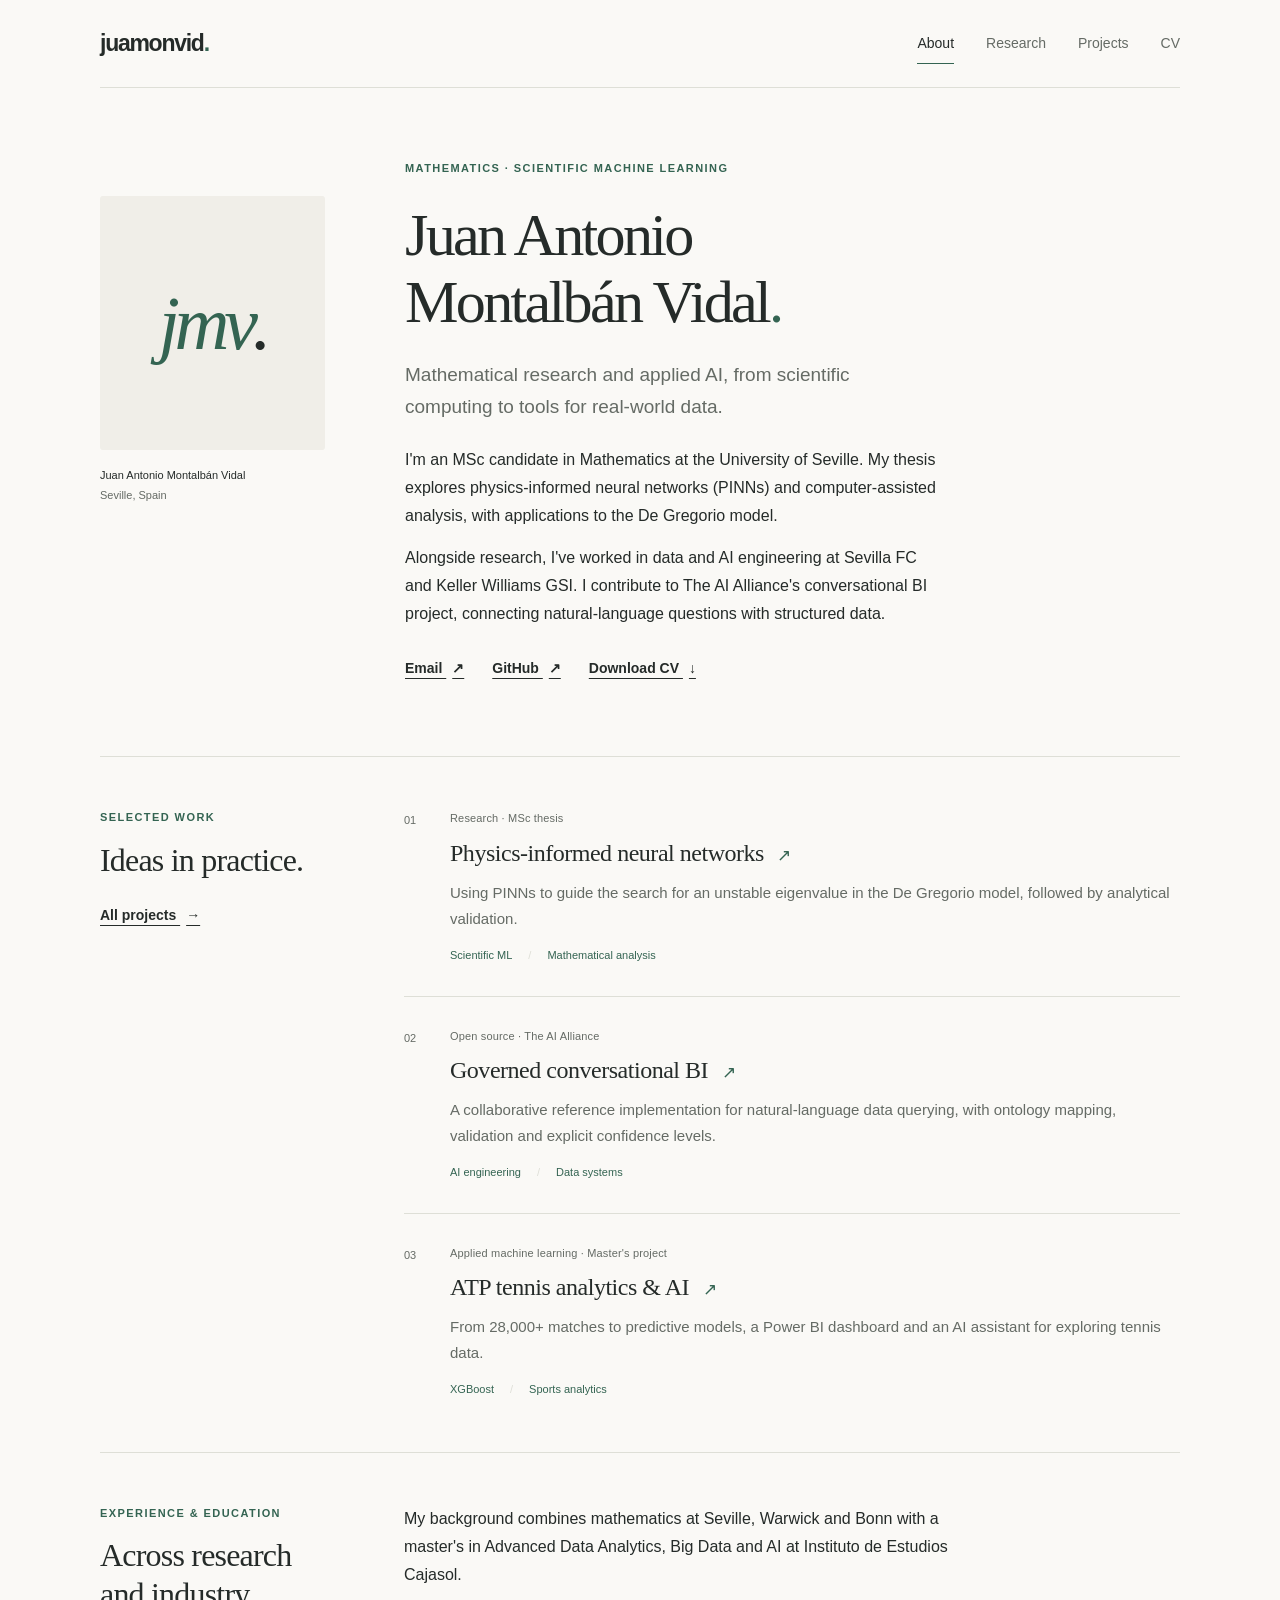
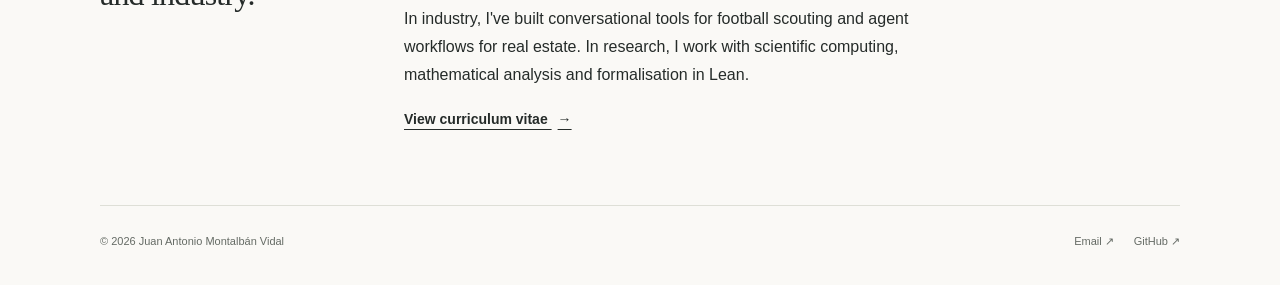
<file: index.html>
<!doctype html>
<html lang="en">
<head>
  <meta charset="utf-8">
  <meta name="viewport" content="width=device-width, initial-scale=1">
  <title>Juan Antonio Montalbán Vidal · juamonvid</title>
  <meta name="description" content="Juan Antonio Montalbán Vidal — MSc candidate in Mathematics, working on scientific machine learning, PINNs and applied AI.">
  <meta name="theme-color" content="#faf9f6">
  <link rel="icon" href="assets/favicon.svg" type="image/svg+xml">
  <link rel="stylesheet" href="assets/css/style.css">
  <script src="assets/js/main.js" defer></script>
</head>
<body>
  <a class="skip-link" href="#main">Skip to content</a>
  <header class="site-header">
    <nav class="container nav" aria-label="Main navigation">
      <a class="brand" href="index.html" aria-label="juamonvid — Home">juamonvid<span aria-hidden="true">.</span></a>
      <button class="nav-toggle" type="button" aria-expanded="false" aria-controls="nav-links">Menu <span aria-hidden="true">+</span></button>
      <ul class="nav-links" id="nav-links">
        <li><a href="index.html" aria-current="page">About</a></li>
        <li><a href="research.html">Research</a></li>
        <li><a href="projects.html">Projects</a></li>
        <li><a href="cv.html">CV</a></li>
      </ul>
    </nav>
  </header>
  <main id="main" class="container">

    <section class="hero" aria-labelledby="intro-title">
      <aside class="portrait-block" aria-label="Profile">
        <!-- Replace the monogram with a portrait when a photograph is supplied. -->
        <div class="portrait monogram" aria-hidden="true">jmv<span>.</span></div>
        <p class="portrait-caption">Juan Antonio Montalbán Vidal<br><span>Seville, Spain</span></p>
      </aside>
      <div class="hero-copy">
        <p class="eyebrow">Mathematics · Scientific machine learning</p>
        <h1 id="intro-title">Juan Antonio<br>Montalbán Vidal<span class="accent">.</span></h1>
        <p class="lead">Mathematical research and applied AI, from scientific computing to tools for real-world data.</p>
        <div class="intro-text">
          <p>I'm an MSc candidate in Mathematics at the University of Seville. My thesis explores physics-informed neural networks (PINNs) and computer-assisted analysis, with applications to the De Gregorio model.</p>
          <p>Alongside research, I've worked in data and AI engineering at Sevilla FC and Keller Williams GSI. I contribute to The AI Alliance's conversational BI project, connecting natural-language questions with structured data.</p>
        </div>
        <div class="text-links">
          <a href="mailto:juananmv2013@gmail.com">Email <span aria-hidden="true">↗</span></a>
          <a href="https://github.com/juanan27">GitHub <span aria-hidden="true">↗</span></a>
          <a href="assets/documents/juan-antonio-montalban-vidal-cv.pdf" download>Download CV <span aria-hidden="true">↓</span></a>
        </div>
      </div>
    </section>
    <section class="section-grid" aria-labelledby="selected-title">
      <div class="section-heading">
        <p class="eyebrow">Selected work</p>
        <h2 id="selected-title">Ideas in practice.</h2>
        <a class="section-link" href="projects.html">All projects <span aria-hidden="true">→</span></a>
      </div>
      <div class="work-list">
        <article class="work-item">
          <span class="work-number" aria-hidden="true">01</span>
          <div>
            <p class="item-kicker">Research · MSc thesis</p>
            <h3><a href="research.html#pinns">Physics-informed neural networks <span aria-hidden="true">↗</span></a></h3>
            <p>Using PINNs to guide the search for an unstable eigenvalue in the De Gregorio model, followed by analytical validation.</p>
            <ul class="tags" aria-label="Topics"><li>Scientific ML</li><li>Mathematical analysis</li></ul>
          </div>
        </article>
        <article class="work-item">
          <span class="work-number" aria-hidden="true">02</span>
          <div>
            <p class="item-kicker">Open source · The AI Alliance</p>
            <h3><a href="projects.html#conversational-bi">Governed conversational BI <span aria-hidden="true">↗</span></a></h3>
            <p>A collaborative reference implementation for natural-language data querying, with ontology mapping, validation and explicit confidence levels.</p>
            <ul class="tags" aria-label="Topics"><li>AI engineering</li><li>Data systems</li></ul>
          </div>
        </article>
        <article class="work-item">
          <span class="work-number" aria-hidden="true">03</span>
          <div>
            <p class="item-kicker">Applied machine learning · Master's project</p>
            <h3><a href="projects.html#tennis">ATP tennis analytics &amp; AI <span aria-hidden="true">↗</span></a></h3>
            <p>From 28,000+ matches to predictive models, a Power BI dashboard and an AI assistant for exploring tennis data.</p>
            <ul class="tags" aria-label="Topics"><li>XGBoost</li><li>Sports analytics</li></ul>
          </div>
        </article>
      </div>
    </section>
    <section class="section-grid background-section" aria-labelledby="background-title">
      <div class="section-heading">
        <p class="eyebrow">Experience &amp; education</p>
        <h2 id="background-title">Across research and industry.</h2>
      </div>
      <div class="section-content">
        <p>My background combines mathematics at Seville, Warwick and Bonn with a master's in Advanced Data Analytics, Big Data and AI at Instituto de Estudios Cajasol.</p>
        <p>In industry, I've built conversational tools for football scouting and agent workflows for real estate. In research, I work with scientific computing, mathematical analysis and formalisation in Lean.</p>
        <a class="section-link" href="cv.html">View curriculum vitae <span aria-hidden="true">→</span></a>
      </div>
    </section>
  </main>
  <footer class="site-footer container">
    <p>© <span data-year>2026</span> Juan Antonio Montalbán Vidal</p>
    <div class="footer-links">
      <a href="mailto:juananmv2013@gmail.com">Email <span aria-hidden="true">↗</span></a>
      <a href="https://github.com/juanan27">GitHub <span aria-hidden="true">↗</span></a>
    </div>
  </footer>
</body>
</html>
</file>
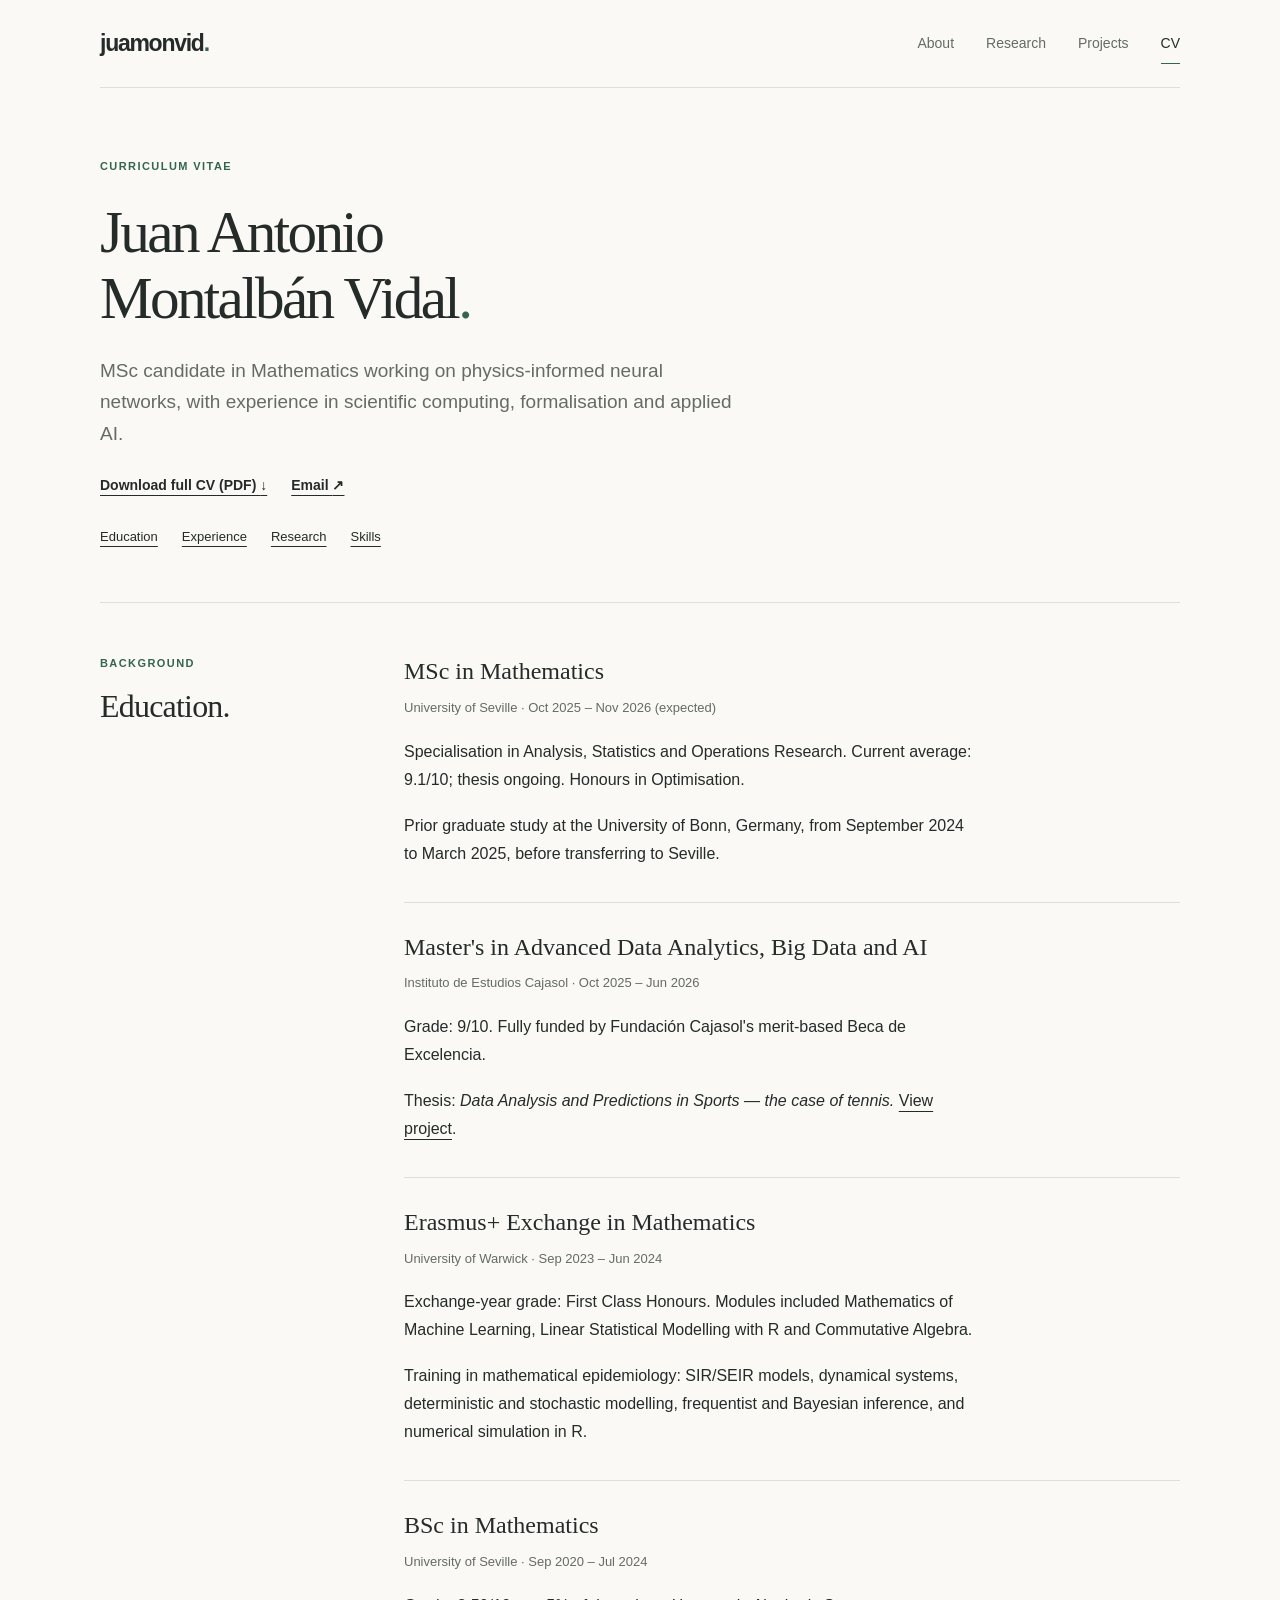
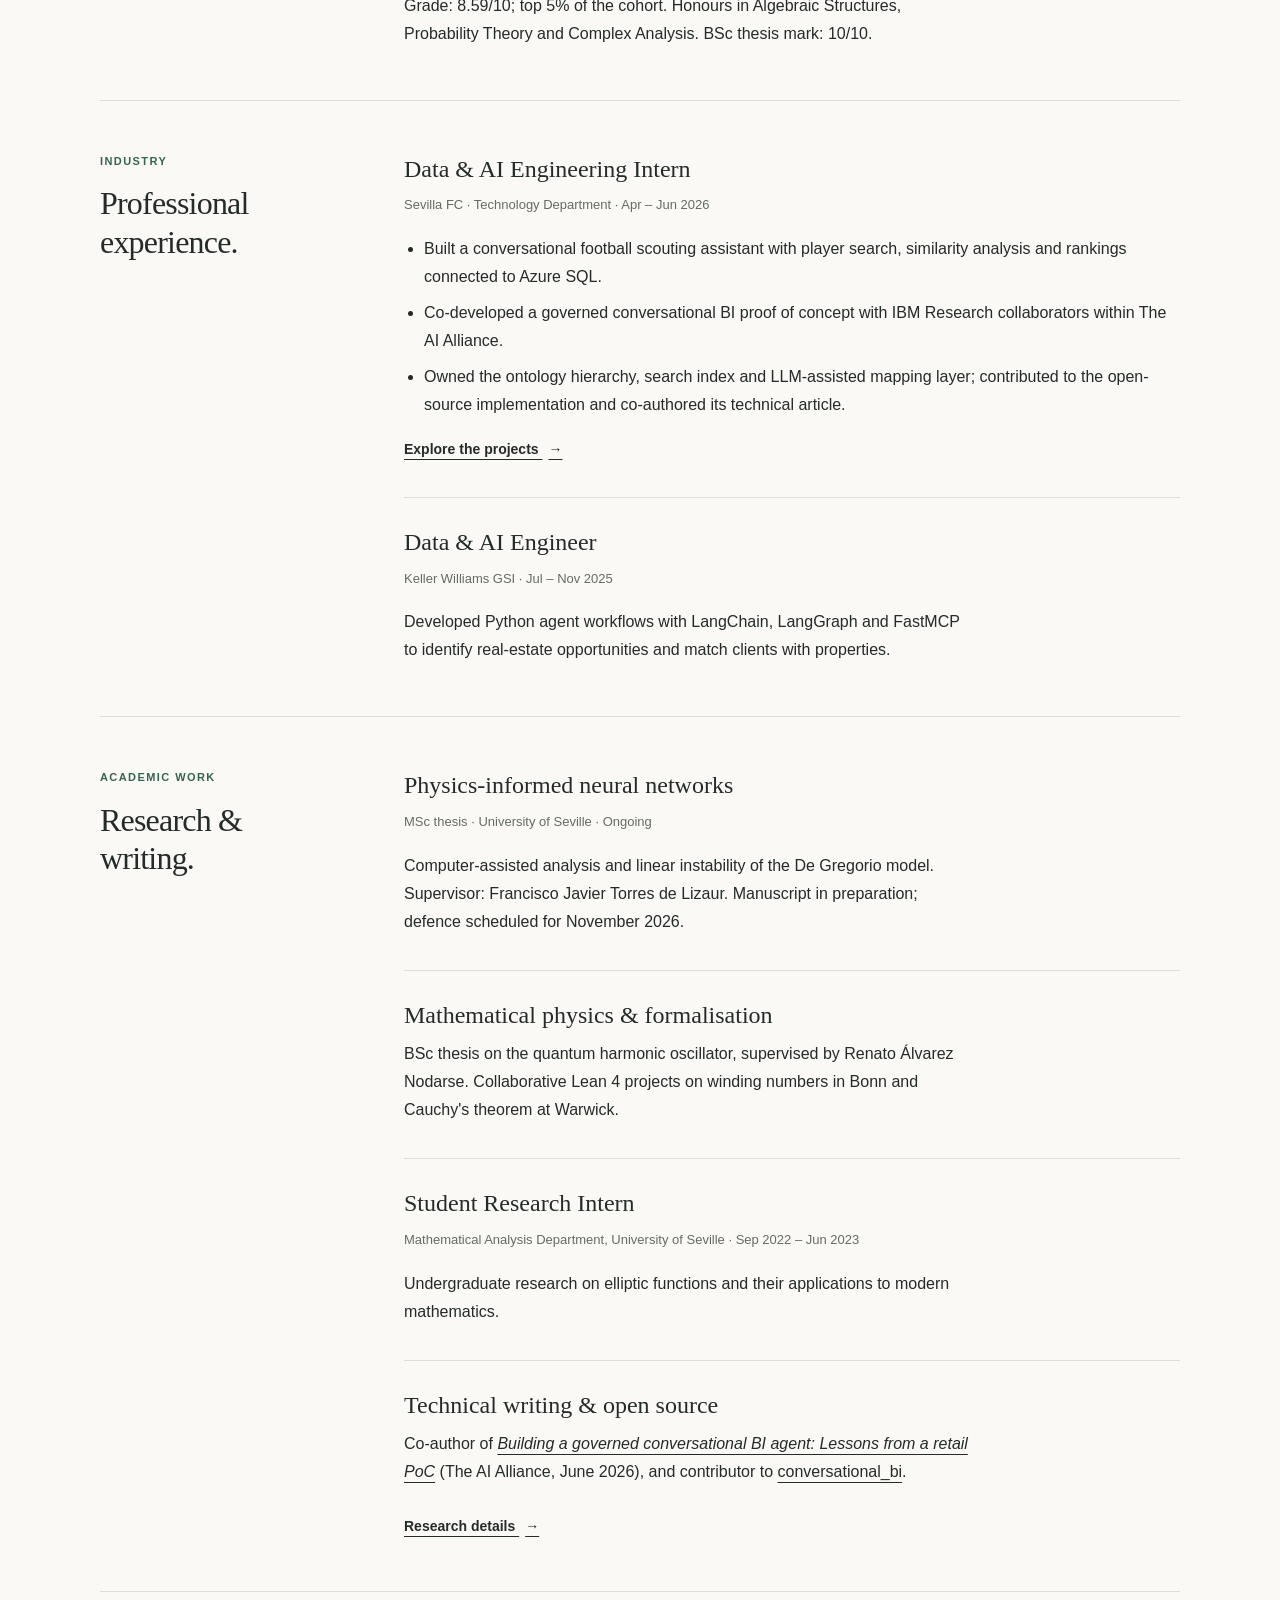
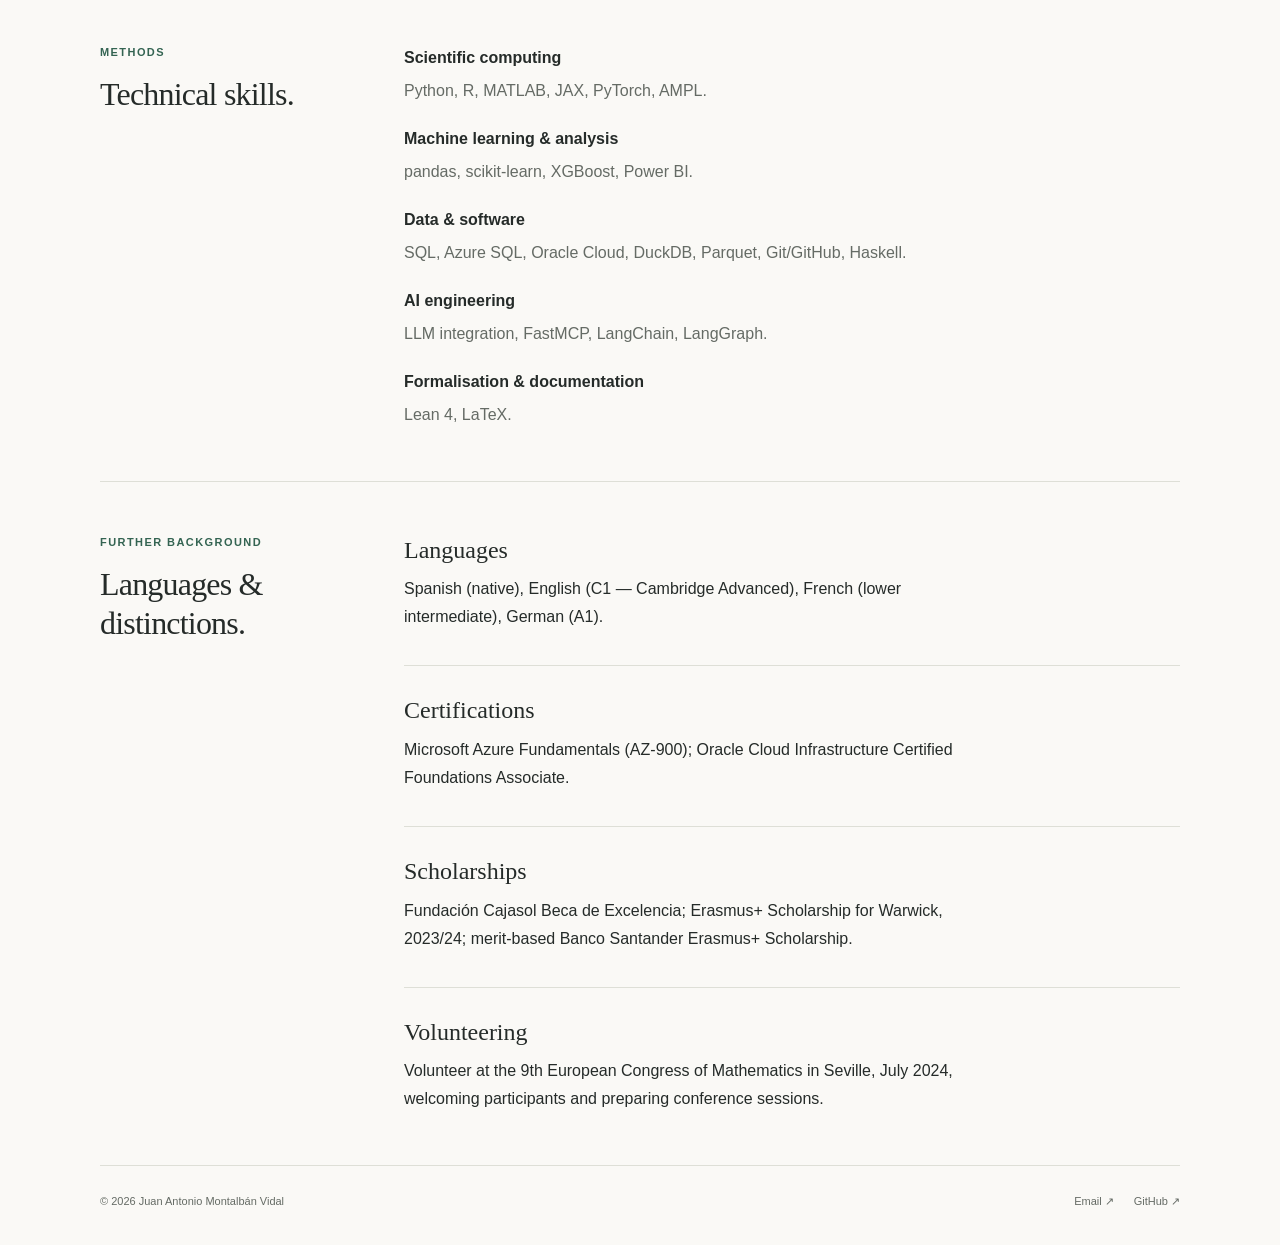
<file: cv.html>
<!doctype html>
<html lang="en">
<head>
  <meta charset="utf-8">
  <meta name="viewport" content="width=device-width, initial-scale=1">
  <title>CV — Juan Antonio Montalbán Vidal · juamonvid</title>
  <meta name="description" content="Juan Antonio Montalbán Vidal: education, experience, research and skills in mathematics, scientific machine learning and AI engineering. Download the full CV.">
  <meta name="theme-color" content="#faf9f6">
  <link rel="icon" href="assets/favicon.svg" type="image/svg+xml">
  <link rel="stylesheet" href="assets/css/style.css">
  <script src="assets/js/main.js" defer></script>
</head>
<body>
  <a class="skip-link" href="#main">Skip to content</a>
  <header class="site-header">
    <nav class="container nav" aria-label="Main navigation">
      <a class="brand" href="index.html" aria-label="juamonvid — Home">juamonvid<span aria-hidden="true">.</span></a>
      <button class="nav-toggle" type="button" aria-expanded="false" aria-controls="nav-links">Menu <span aria-hidden="true">+</span></button>
      <ul class="nav-links" id="nav-links">
        <li><a href="index.html">About</a></li>
        <li><a href="research.html">Research</a></li>
        <li><a href="projects.html">Projects</a></li>
        <li><a href="cv.html" aria-current="page">CV</a></li>
      </ul>
    </nav>
  </header>
  <main id="main" class="container">

    <header class="page-intro">
      <p class="eyebrow">Curriculum vitae</p>
      <h1>Juan Antonio<br>Montalbán Vidal<span class="accent">.</span></h1>
      <p class="lead">MSc candidate in Mathematics working on physics-informed neural networks, with experience in scientific computing, formalisation and applied AI.</p>
      <div class="cv-actions">
        <a href="assets/documents/juan-antonio-montalban-vidal-cv.pdf" download>Download full CV (PDF) <span aria-hidden="true">↓</span></a>
        <a href="mailto:juananmv2013@gmail.com">Email <span aria-hidden="true">↗</span></a>
      </div>
      <ul class="page-index" aria-label="CV sections">
        <li><a href="#education">Education</a></li><li><a href="#experience">Experience</a></li>
        <li><a href="#research">Research</a></li><li><a href="#skills">Skills</a></li>
      </ul>
    </header>
    <section class="section-grid" id="education" aria-labelledby="education-title">
      <div class="section-heading"><p class="eyebrow">Background</p><h2 id="education-title">Education.</h2></div>
      <div class="section-content prose">
        <article class="entry">
          <h3>MSc in Mathematics</h3>
          <p class="entry-meta">University of Seville · Oct 2025 – Nov 2026 (expected)</p>
          <p>Specialisation in Analysis, Statistics and Operations Research. Current average: 9.1/10; thesis ongoing. Honours in Optimisation.</p>
          <p>Prior graduate study at the University of Bonn, Germany, from September 2024 to March 2025, before transferring to Seville.</p>
        </article>
        <article class="entry">
          <h3>Master's in Advanced Data Analytics, Big Data and AI</h3>
          <p class="entry-meta">Instituto de Estudios Cajasol · Oct 2025 – Jun 2026</p>
          <p>Grade: 9/10. Fully funded by Fundación Cajasol's merit-based Beca de Excelencia.</p>
          <p>Thesis: <em>Data Analysis and Predictions in Sports — the case of tennis.</em> <a href="projects.html#tennis">View project</a>.</p>
        </article>
        <article class="entry">
          <h3>Erasmus+ Exchange in Mathematics</h3>
          <p class="entry-meta">University of Warwick · Sep 2023 – Jun 2024</p>
          <p>Exchange-year grade: First Class Honours. Modules included Mathematics of Machine Learning, Linear Statistical Modelling with R and Commutative Algebra.</p>
          <p>Training in mathematical epidemiology: SIR/SEIR models, dynamical systems, deterministic and stochastic modelling, frequentist and Bayesian inference, and numerical simulation in R.</p>
        </article>
        <article class="entry">
          <h3>BSc in Mathematics</h3>
          <p class="entry-meta">University of Seville · Sep 2020 – Jul 2024</p>
          <p>Grade: 8.59/10; top 5% of the cohort. Honours in Algebraic Structures, Probability Theory and Complex Analysis. BSc thesis mark: 10/10.</p>
        </article>
      </div>
    </section>
    <section class="section-grid" id="experience" aria-labelledby="experience-title">
      <div class="section-heading"><p class="eyebrow">Industry</p><h2 id="experience-title">Professional experience.</h2></div>
      <div class="section-content prose">
        <article class="entry">
          <h3>Data &amp; AI Engineering Intern</h3>
          <p class="entry-meta">Sevilla FC · Technology Department · Apr – Jun 2026</p>
          <ul>
            <li>Built a conversational football scouting assistant with player search, similarity analysis and rankings connected to Azure SQL.</li>
            <li>Co-developed a governed conversational BI proof of concept with IBM Research collaborators within The AI Alliance.</li>
            <li>Owned the ontology hierarchy, search index and LLM-assisted mapping layer; contributed to the open-source implementation and co-authored its technical article.</li>
          </ul>
          <a class="section-link" href="projects.html#scouting">Explore the projects <span aria-hidden="true">→</span></a>
        </article>
        <article class="entry">
          <h3>Data &amp; AI Engineer</h3>
          <p class="entry-meta">Keller Williams GSI · Jul – Nov 2025</p>
          <p>Developed Python agent workflows with LangChain, LangGraph and FastMCP to identify real-estate opportunities and match clients with properties.</p>
        </article>
      </div>
    </section>
    <section class="section-grid" id="research" aria-labelledby="research-title">
      <div class="section-heading"><p class="eyebrow">Academic work</p><h2 id="research-title">Research &amp; writing.</h2></div>
      <div class="section-content prose">
        <article class="entry">
          <h3>Physics-informed neural networks</h3>
          <p class="entry-meta">MSc thesis · University of Seville · Ongoing</p>
          <p>Computer-assisted analysis and linear instability of the De Gregorio model. Supervisor: Francisco Javier Torres de Lizaur. Manuscript in preparation; defence scheduled for November 2026.</p>
        </article>
        <article class="entry">
          <h3>Mathematical physics &amp; formalisation</h3>
          <p>BSc thesis on the quantum harmonic oscillator, supervised by Renato Álvarez Nodarse. Collaborative Lean 4 projects on winding numbers in Bonn and Cauchy's theorem at Warwick.</p>
        </article>
        <article class="entry">
          <h3>Student Research Intern</h3>
          <p class="entry-meta">Mathematical Analysis Department, University of Seville · Sep 2022 – Jun 2023</p>
          <p>Undergraduate research on elliptic functions and their applications to modern mathematics.</p>
        </article>
        <article class="entry">
          <h3>Technical writing &amp; open source</h3>
          <p>Co-author of <a href="https://thealliance.ai/blog/building-a-governed-conversational-bi-agent"><em>Building a governed conversational BI agent: Lessons from a retail PoC</em></a> (The AI Alliance, June 2026), and contributor to <a href="https://github.com/The-AI-Alliance/conversational_bi">conversational_bi</a>.</p>
        </article>
        <div class="text-links"><a href="research.html">Research details <span aria-hidden="true">→</span></a></div>
      </div>
    </section>
    <section class="section-grid" id="skills" aria-labelledby="skills-title">
      <div class="section-heading"><p class="eyebrow">Methods</p><h2 id="skills-title">Technical skills.</h2></div>
      <div class="section-content">
        <dl class="skills-list">
          <dt>Scientific computing</dt><dd>Python, R, MATLAB, JAX, PyTorch, AMPL.</dd>
          <dt>Machine learning &amp; analysis</dt><dd>pandas, scikit-learn, XGBoost, Power BI.</dd>
          <dt>Data &amp; software</dt><dd>SQL, Azure SQL, Oracle Cloud, DuckDB, Parquet, Git/GitHub, Haskell.</dd>
          <dt>AI engineering</dt><dd>LLM integration, FastMCP, LangChain, LangGraph.</dd>
          <dt>Formalisation &amp; documentation</dt><dd>Lean 4, LaTeX.</dd>
        </dl>
      </div>
    </section>
    <section class="section-grid" aria-labelledby="additional-title">
      <div class="section-heading"><p class="eyebrow">Further background</p><h2 id="additional-title">Languages &amp; distinctions.</h2></div>
      <div class="section-content prose">
        <article class="entry">
          <h3>Languages</h3>
          <p>Spanish (native), English (C1 — Cambridge Advanced), French (lower intermediate), German (A1).</p>
        </article>
        <article class="entry">
          <h3>Certifications</h3>
          <p>Microsoft Azure Fundamentals (AZ-900); Oracle Cloud Infrastructure Certified Foundations Associate.</p>
        </article>
        <article class="entry">
          <h3>Scholarships</h3>
          <p>Fundación Cajasol Beca de Excelencia; Erasmus+ Scholarship for Warwick, 2023/24; merit-based Banco Santander Erasmus+ Scholarship.</p>
        </article>
        <article class="entry">
          <h3>Volunteering</h3>
          <p>Volunteer at the 9th European Congress of Mathematics in Seville, July 2024, welcoming participants and preparing conference sessions.</p>
        </article>
      </div>
    </section>

  </main>
  <footer class="site-footer container">
    <p>© <span data-year>2026</span> Juan Antonio Montalbán Vidal</p>
    <div class="footer-links">
      <a href="mailto:juananmv2013@gmail.com">Email <span aria-hidden="true">↗</span></a>
      <a href="https://github.com/juanan27">GitHub <span aria-hidden="true">↗</span></a>
    </div>
  </footer>
</body>
</html>
</file>
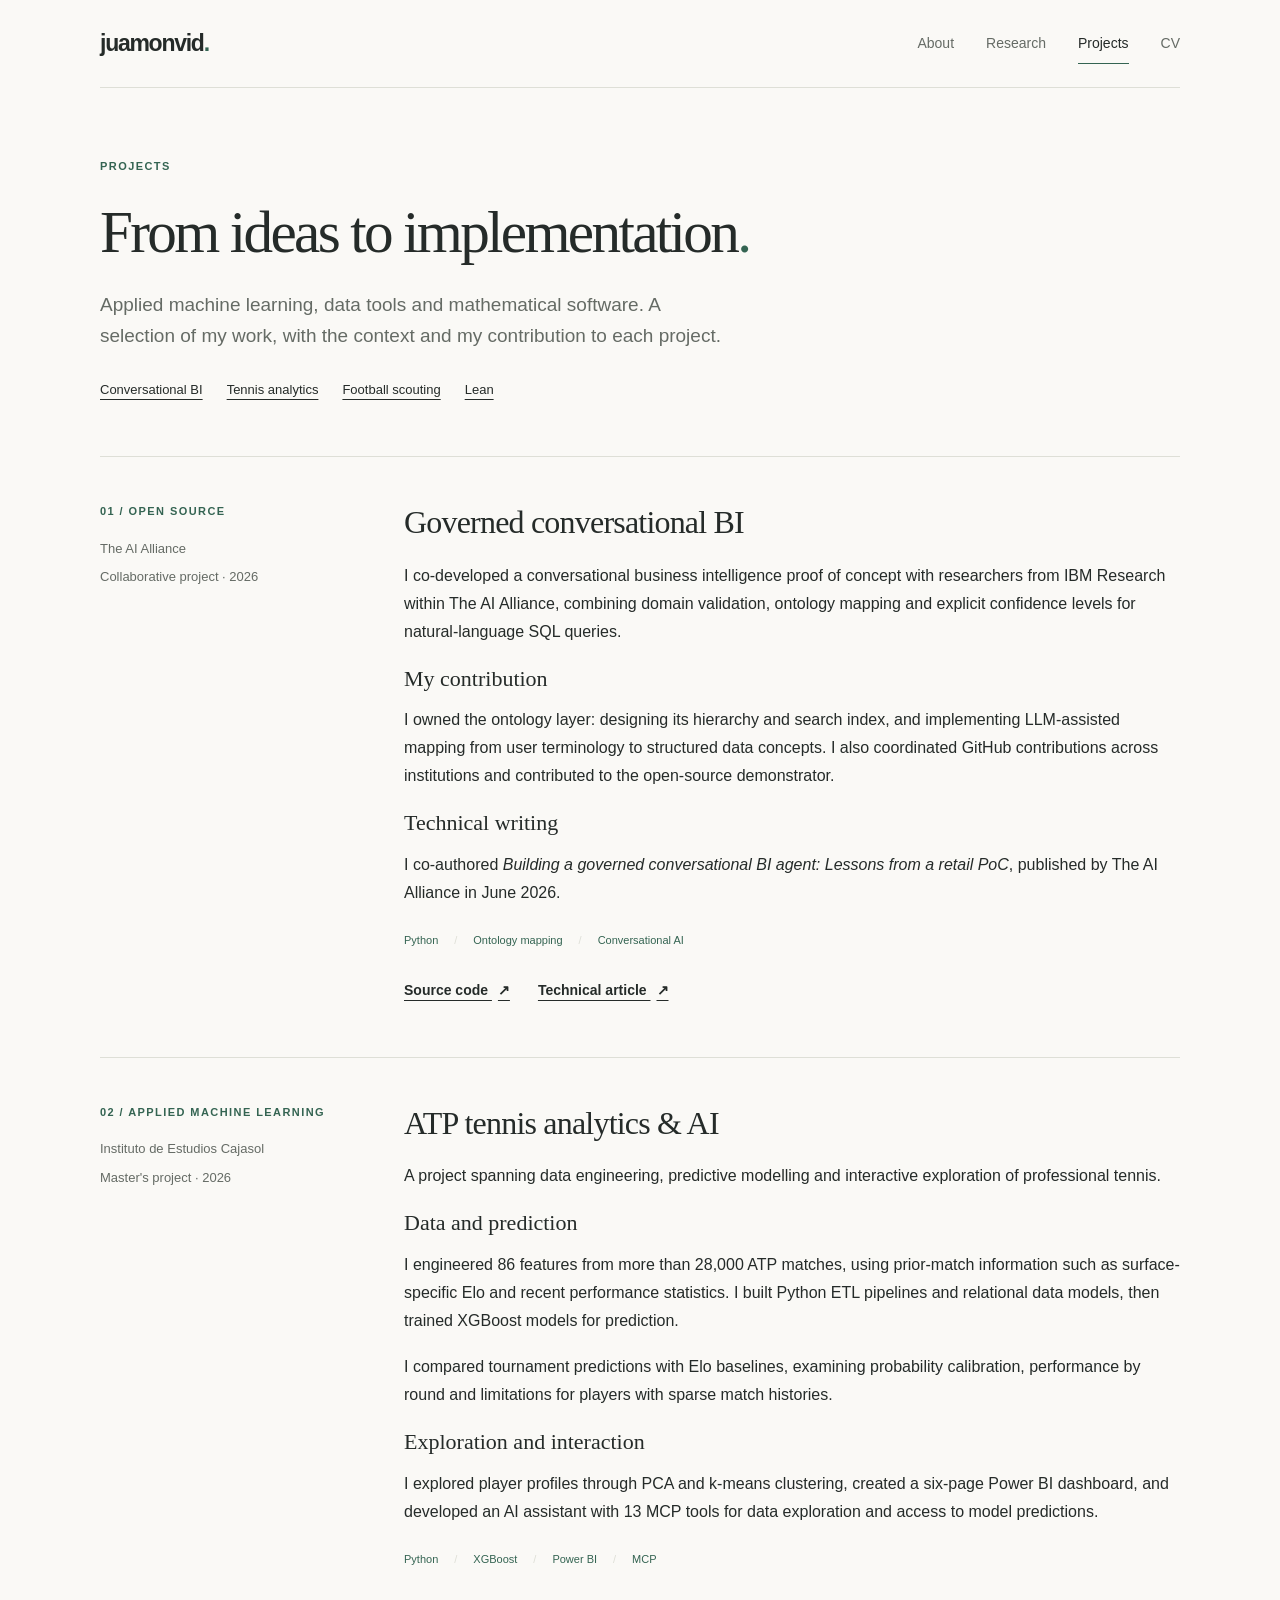
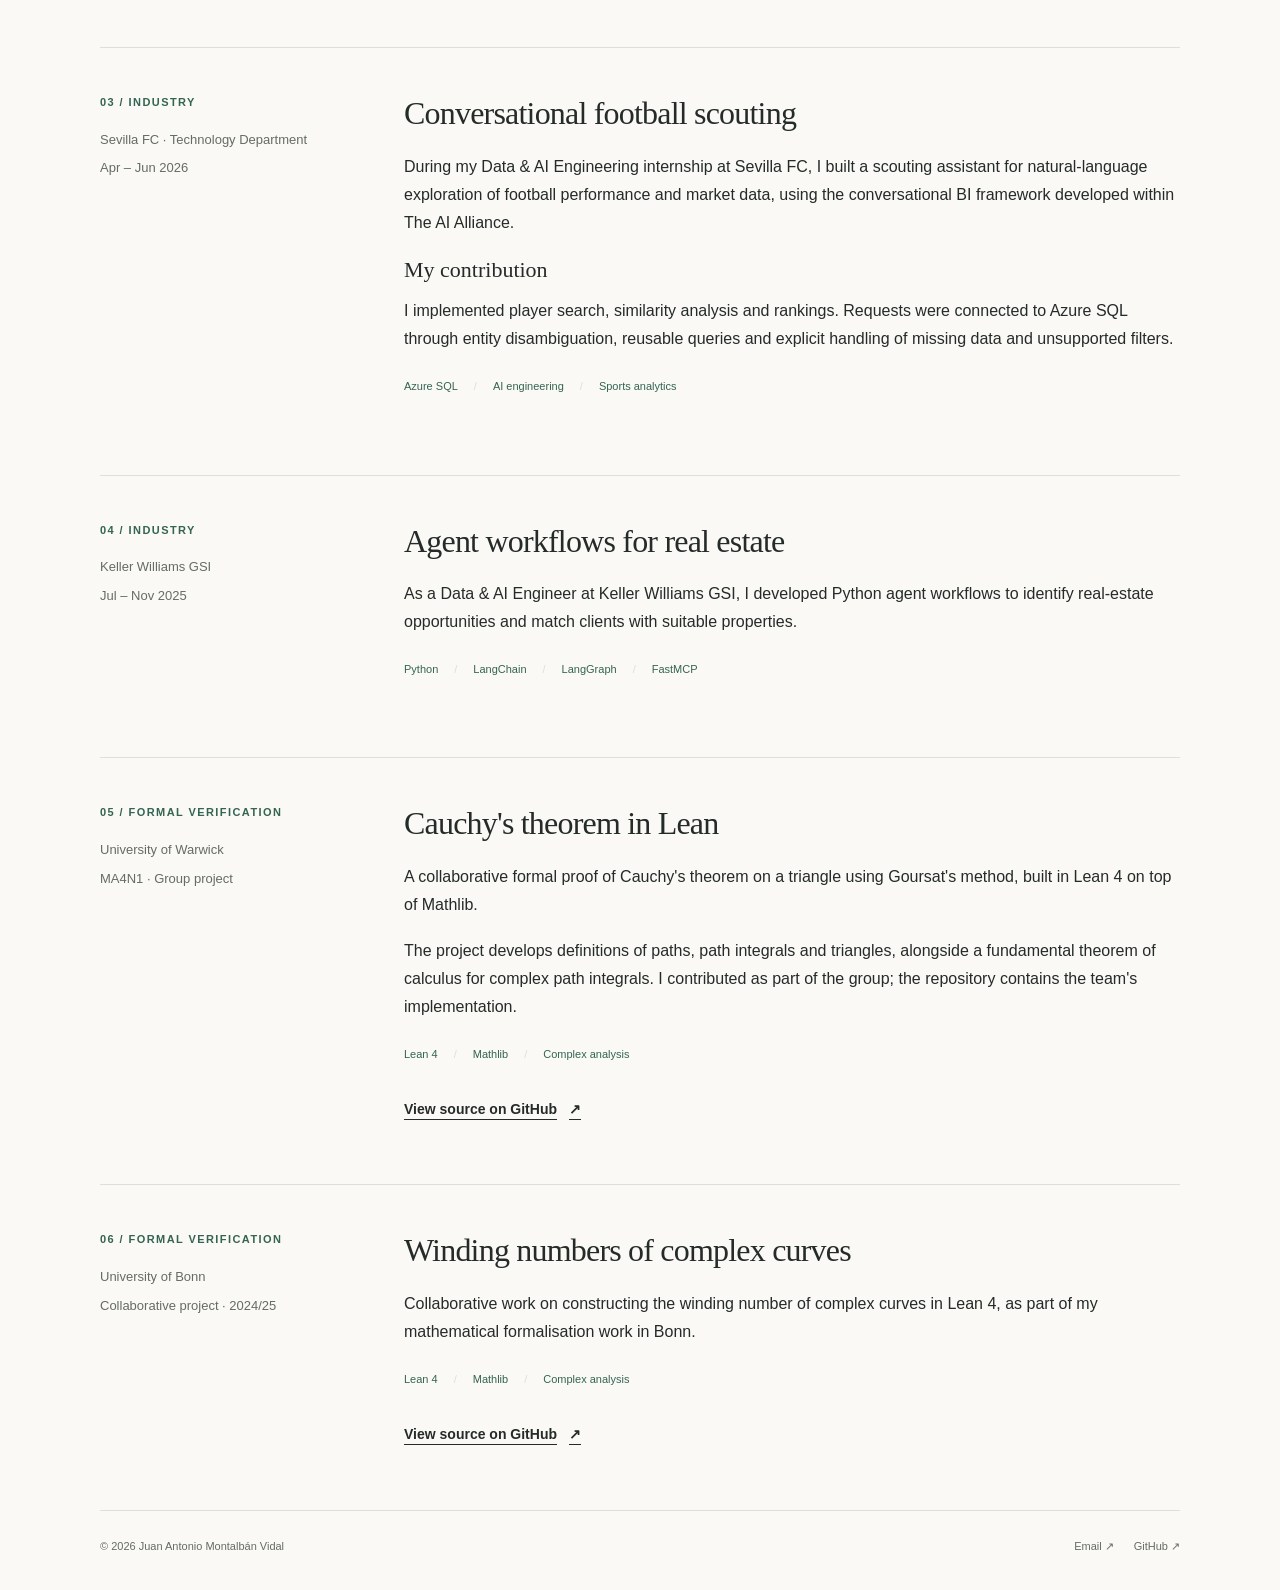
<file: projects.html>
<!doctype html>
<html lang="en">
<head>
  <meta charset="utf-8">
  <meta name="viewport" content="width=device-width, initial-scale=1">
  <title>Projects — Juan Antonio Montalbán Vidal · juamonvid</title>
  <meta name="description" content="Selected work in conversational BI, tennis analytics, football scouting, AI engineering and mathematical formalisation.">
  <meta name="theme-color" content="#faf9f6">
  <link rel="icon" href="assets/favicon.svg" type="image/svg+xml">
  <link rel="stylesheet" href="assets/css/style.css">
  <script src="assets/js/main.js" defer></script>
</head>
<body>
  <a class="skip-link" href="#main">Skip to content</a>
  <header class="site-header">
    <nav class="container nav" aria-label="Main navigation">
      <a class="brand" href="index.html" aria-label="juamonvid — Home">juamonvid<span aria-hidden="true">.</span></a>
      <button class="nav-toggle" type="button" aria-expanded="false" aria-controls="nav-links">Menu <span aria-hidden="true">+</span></button>
      <ul class="nav-links" id="nav-links">
        <li><a href="index.html">About</a></li>
        <li><a href="research.html">Research</a></li>
        <li><a href="projects.html" aria-current="page">Projects</a></li>
        <li><a href="cv.html">CV</a></li>
      </ul>
    </nav>
  </header>
  <main id="main" class="container">

    <header class="page-intro">
      <p class="eyebrow">Projects</p>
      <h1>From ideas to implementation<span class="accent">.</span></h1>
      <p class="lead">Applied machine learning, data tools and mathematical software. A selection of my work, with the context and my contribution to each project.</p>
      <ul class="page-index" aria-label="Project topics">
        <li><a href="#conversational-bi">Conversational BI</a></li>
        <li><a href="#tennis">Tennis analytics</a></li>
        <li><a href="#scouting">Football scouting</a></li>
        <li><a href="#cauchy">Lean</a></li>
      </ul>
    </header>
    <article class="project-detail" id="conversational-bi" aria-labelledby="bi-title">
      <aside class="project-meta">
        <p class="eyebrow">01 / Open source</p><p>The AI Alliance</p><p>Collaborative project · 2026</p>
      </aside>
      <div class="prose">
        <h2 id="bi-title">Governed conversational BI</h2>
        <p>I co-developed a conversational business intelligence proof of concept with researchers from IBM Research within The AI Alliance, combining domain validation, ontology mapping and explicit confidence levels for natural-language SQL queries.</p>
        <h3>My contribution</h3>
        <p>I owned the ontology layer: designing its hierarchy and search index, and implementing LLM-assisted mapping from user terminology to structured data concepts. I also coordinated GitHub contributions across institutions and contributed to the open-source demonstrator.</p>
        <h3>Technical writing</h3>
        <p>I co-authored <em>Building a governed conversational BI agent: Lessons from a retail PoC</em>, published by The AI Alliance in June 2026.</p>
        <ul class="tags" aria-label="Topics"><li>Python</li><li>Ontology mapping</li><li>Conversational AI</li></ul>
        <div class="text-links">
          <a href="https://github.com/The-AI-Alliance/conversational_bi">Source code <span aria-hidden="true">↗</span></a>
          <a href="https://thealliance.ai/blog/building-a-governed-conversational-bi-agent">Technical article <span aria-hidden="true">↗</span></a>
        </div>
      </div>
    </article>
    <article class="project-detail" id="tennis" aria-labelledby="tennis-title">
      <aside class="project-meta">
        <p class="eyebrow">02 / Applied machine learning</p><p>Instituto de Estudios Cajasol</p><p>Master's project · 2026</p>
      </aside>
      <div class="prose">
        <h2 id="tennis-title">ATP tennis analytics &amp; AI</h2>
        <p>A project spanning data engineering, predictive modelling and interactive exploration of professional tennis.</p>
        <h3>Data and prediction</h3>
        <p>I engineered 86 features from more than 28,000 ATP matches, using prior-match information such as surface-specific Elo and recent performance statistics. I built Python ETL pipelines and relational data models, then trained XGBoost models for prediction.</p>
        <p>I compared tournament predictions with Elo baselines, examining probability calibration, performance by round and limitations for players with sparse match histories.</p>
        <h3>Exploration and interaction</h3>
        <p>I explored player profiles through PCA and k-means clustering, created a six-page Power BI dashboard, and developed an AI assistant with 13 MCP tools for data exploration and access to model predictions.</p>
        <ul class="tags" aria-label="Topics"><li>Python</li><li>XGBoost</li><li>Power BI</li><li>MCP</li></ul>
      </div>
    </article>
    <article class="project-detail" id="scouting" aria-labelledby="scouting-title">
      <aside class="project-meta">
        <p class="eyebrow">03 / Industry</p><p>Sevilla FC · Technology Department</p><p>Apr – Jun 2026</p>
      </aside>
      <div class="prose">
        <h2 id="scouting-title">Conversational football scouting</h2>
        <p>During my Data &amp; AI Engineering internship at Sevilla FC, I built a scouting assistant for natural-language exploration of football performance and market data, using the conversational BI framework developed within The AI Alliance.</p>
        <h3>My contribution</h3>
        <p>I implemented player search, similarity analysis and rankings. Requests were connected to Azure SQL through entity disambiguation, reusable queries and explicit handling of missing data and unsupported filters.</p>
        <ul class="tags" aria-label="Topics"><li>Azure SQL</li><li>AI engineering</li><li>Sports analytics</li></ul>
      </div>
    </article>
    <article class="project-detail" id="real-estate" aria-labelledby="real-estate-title">
      <aside class="project-meta">
        <p class="eyebrow">04 / Industry</p><p>Keller Williams GSI</p><p>Jul – Nov 2025</p>
      </aside>
      <div class="prose">
        <h2 id="real-estate-title">Agent workflows for real estate</h2>
        <p>As a Data &amp; AI Engineer at Keller Williams GSI, I developed Python agent workflows to identify real-estate opportunities and match clients with suitable properties.</p>
        <ul class="tags" aria-label="Topics"><li>Python</li><li>LangChain</li><li>LangGraph</li><li>FastMCP</li></ul>
      </div>
    </article>
    <article class="project-detail" id="cauchy" aria-labelledby="cauchy-title">
      <aside class="project-meta">
        <p class="eyebrow">05 / Formal verification</p><p>University of Warwick</p><p>MA4N1 · Group project</p>
      </aside>
      <div class="prose">
        <h2 id="cauchy-title">Cauchy's theorem in Lean</h2>
        <p>A collaborative formal proof of Cauchy's theorem on a triangle using Goursat's method, built in Lean 4 on top of Mathlib.</p>
        <p>The project develops definitions of paths, path integrals and triangles, alongside a fundamental theorem of calculus for complex path integrals. I contributed as part of the group; the repository contains the team's implementation.</p>
        <ul class="tags" aria-label="Topics"><li>Lean 4</li><li>Mathlib</li><li>Complex analysis</li></ul>
        <a class="detail-link" href="https://github.com/juanan27/MA4N1">View source on GitHub <span aria-hidden="true">↗</span></a>
      </div>
    </article>
    <article class="project-detail" id="lean-course" aria-labelledby="lean-title">
      <aside class="project-meta">
        <p class="eyebrow">06 / Formal verification</p><p>University of Bonn</p><p>Collaborative project · 2024/25</p>
      </aside>
      <div class="prose">
        <h2 id="lean-title">Winding numbers of complex curves</h2>
        <p>Collaborative work on constructing the winding number of complex curves in Lean 4, as part of my mathematical formalisation work in Bonn.</p>
        <ul class="tags" aria-label="Topics"><li>Lean 4</li><li>Mathlib</li><li>Complex analysis</li></ul>
        <a class="detail-link" href="https://github.com/juanan27/LeanCourse24/tree/master/LeanCourse/ProjectWinding">View source on GitHub <span aria-hidden="true">↗</span></a>
      </div>
    </article>

  </main>
  <footer class="site-footer container">
    <p>© <span data-year>2026</span> Juan Antonio Montalbán Vidal</p>
    <div class="footer-links">
      <a href="mailto:juananmv2013@gmail.com">Email <span aria-hidden="true">↗</span></a>
      <a href="https://github.com/juanan27">GitHub <span aria-hidden="true">↗</span></a>
    </div>
  </footer>
</body>
</html>
</file>
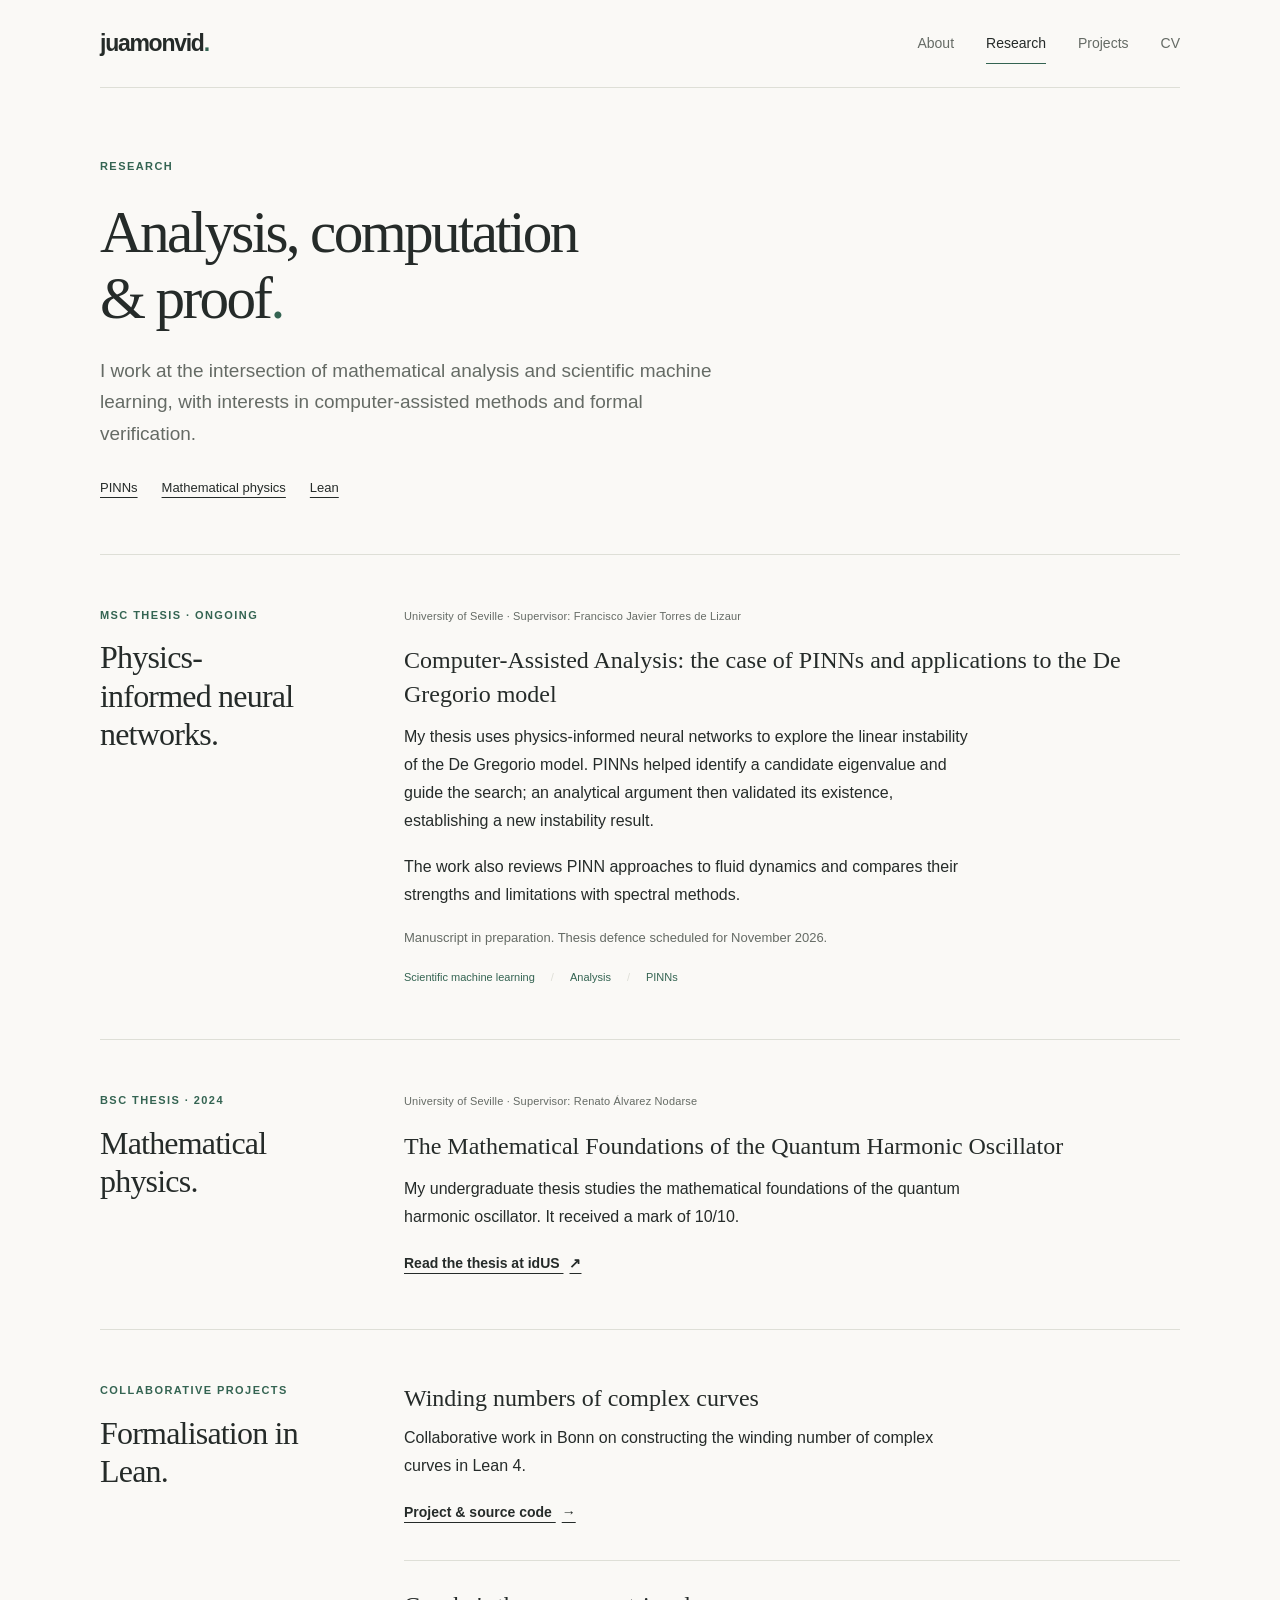
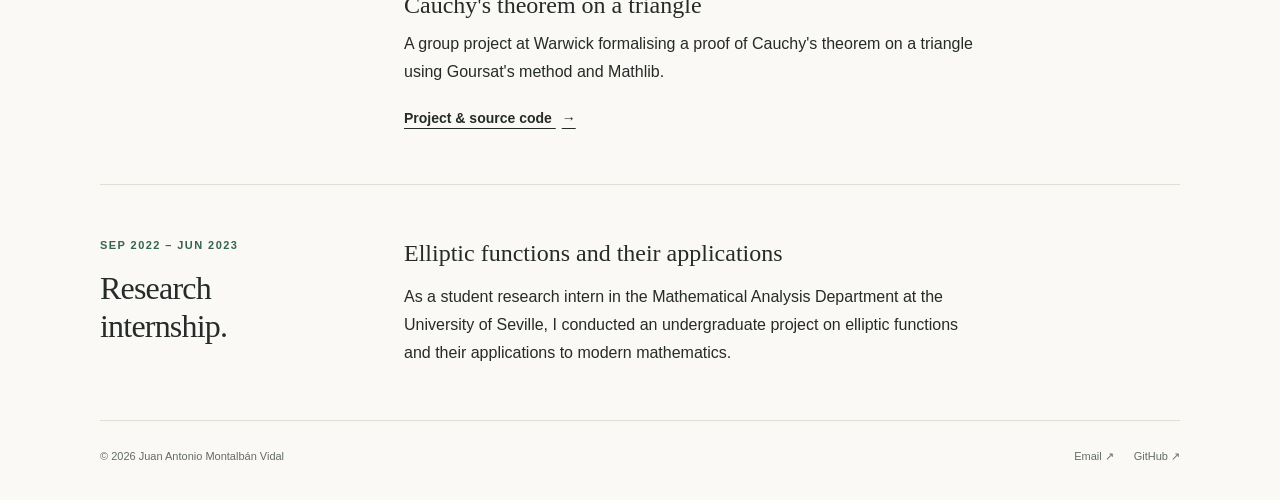
<file: research.html>
<!doctype html>
<html lang="en">
<head>
  <meta charset="utf-8">
  <meta name="viewport" content="width=device-width, initial-scale=1">
  <title>Research — Juan Antonio Montalbán Vidal · juamonvid</title>
  <meta name="description" content="Research in scientific machine learning, PINNs and the De Gregorio model, mathematical physics and formalisation in Lean.">
  <meta name="theme-color" content="#faf9f6">
  <link rel="icon" href="assets/favicon.svg" type="image/svg+xml">
  <link rel="stylesheet" href="assets/css/style.css">
  <script src="assets/js/main.js" defer></script>
</head>
<body>
  <a class="skip-link" href="#main">Skip to content</a>
  <header class="site-header">
    <nav class="container nav" aria-label="Main navigation">
      <a class="brand" href="index.html" aria-label="juamonvid — Home">juamonvid<span aria-hidden="true">.</span></a>
      <button class="nav-toggle" type="button" aria-expanded="false" aria-controls="nav-links">Menu <span aria-hidden="true">+</span></button>
      <ul class="nav-links" id="nav-links">
        <li><a href="index.html">About</a></li>
        <li><a href="research.html" aria-current="page">Research</a></li>
        <li><a href="projects.html">Projects</a></li>
        <li><a href="cv.html">CV</a></li>
      </ul>
    </nav>
  </header>
  <main id="main" class="container">

    <header class="page-intro">
      <p class="eyebrow">Research</p>
      <h1>Analysis, computation<br>&amp; proof<span class="accent">.</span></h1>
      <p class="lead">I work at the intersection of mathematical analysis and scientific machine learning, with interests in computer-assisted methods and formal verification.</p>
      <ul class="page-index" aria-label="Research topics">
        <li><a href="#pinns">PINNs</a></li>
        <li><a href="#quantum">Mathematical physics</a></li>
        <li><a href="#formalisation">Lean</a></li>
      </ul>
    </header>
    <section class="section-grid" id="pinns" aria-labelledby="pinns-title">
      <div class="section-heading">
        <p class="eyebrow">MSc thesis · Ongoing</p>
        <h2 id="pinns-title">Physics-informed neural networks.</h2>
      </div>
      <div class="section-content prose">
        <p class="item-kicker">University of Seville · Supervisor: Francisco Javier Torres de Lizaur</p>
        <h3>Computer-Assisted Analysis: the case of PINNs and applications to the De Gregorio model</h3>
        <p>My thesis uses physics-informed neural networks to explore the linear instability of the De Gregorio model. PINNs helped identify a candidate eigenvalue and guide the search; an analytical argument then validated its existence, establishing a new instability result.</p>
        <p>The work also reviews PINN approaches to fluid dynamics and compares their strengths and limitations with spectral methods.</p>
        <p class="entry-meta">Manuscript in preparation. Thesis defence scheduled for November 2026.</p>
        <ul class="tags" aria-label="Topics"><li>Scientific machine learning</li><li>Analysis</li><li>PINNs</li></ul>
      </div>
    </section>
    <section class="section-grid" id="quantum" aria-labelledby="quantum-title">
      <div class="section-heading"><p class="eyebrow">BSc thesis · 2024</p><h2 id="quantum-title">Mathematical physics.</h2></div>
      <div class="section-content prose">
        <p class="item-kicker">University of Seville · Supervisor: Renato Álvarez Nodarse</p>
        <h3>The Mathematical Foundations of the Quantum Harmonic Oscillator</h3>
        <p>My undergraduate thesis studies the mathematical foundations of the quantum harmonic oscillator. It received a mark of 10/10.</p>
        <a class="section-link" href="https://idus.us.es/items/13ea50cf-ce6a-4cbc-9be4-6ceb60b3ed6b">Read the thesis at idUS <span aria-hidden="true">↗</span></a>
      </div>
    </section>
    <section class="section-grid" id="formalisation" aria-labelledby="formalisation-title">
      <div class="section-heading"><p class="eyebrow">Collaborative projects</p><h2 id="formalisation-title">Formalisation in Lean.</h2></div>
      <div class="section-content prose">
        <article class="entry">
          <h3>Winding numbers of complex curves</h3>
          <p>Collaborative work in Bonn on constructing the winding number of complex curves in Lean 4.</p>
          <a class="section-link" href="projects.html#lean-course">Project &amp; source code <span aria-hidden="true">→</span></a>
        </article>
        <article class="entry">
          <h3>Cauchy's theorem on a triangle</h3>
          <p>A group project at Warwick formalising a proof of Cauchy's theorem on a triangle using Goursat's method and Mathlib.</p>
          <a class="section-link" href="projects.html#cauchy">Project &amp; source code <span aria-hidden="true">→</span></a>
        </article>
      </div>
    </section>
    <section class="section-grid" aria-labelledby="internship-title">
      <div class="section-heading"><p class="eyebrow">Sep 2022 – Jun 2023</p><h2 id="internship-title">Research internship.</h2></div>
      <div class="section-content prose">
        <h3>Elliptic functions and their applications</h3>
        <p>As a student research intern in the Mathematical Analysis Department at the University of Seville, I conducted an undergraduate project on elliptic functions and their applications to modern mathematics.</p>
      </div>
    </section>

  </main>
  <footer class="site-footer container">
    <p>© <span data-year>2026</span> Juan Antonio Montalbán Vidal</p>
    <div class="footer-links">
      <a href="mailto:juananmv2013@gmail.com">Email <span aria-hidden="true">↗</span></a>
      <a href="https://github.com/juanan27">GitHub <span aria-hidden="true">↗</span></a>
    </div>
  </footer>
</body>
</html>
</file>
<file: assets/css/style.css>
:root {
  color-scheme: light;
  --bg: #faf9f6;
  --paper: #f0eee8;
  --text: #252b29;
  --muted: #656b65;
  --accent: #346452;
  --border: #dedfd7;
  --max-width: 1080px;
  --body-font: "Segoe UI", -apple-system, BlinkMacSystemFont, Arial, sans-serif;
  --heading-font: Georgia, "Times New Roman", serif;
}
*, *::before, *::after { box-sizing: border-box; }
html { scroll-behavior: smooth; scroll-padding-top: 100px; }
body { margin: 0; background: var(--bg); color: var(--text); font-family: var(--body-font); font-size: 16px; line-height: 1.75; -webkit-font-smoothing: antialiased; }
a { color: inherit; text-decoration-thickness: 1px; text-underline-offset: 5px; }
a:hover { color: var(--accent); }
a:focus-visible, button:focus-visible { outline: 2px solid var(--accent); outline-offset: 6px; }
button { font: inherit; }
img { display: block; max-width: 100%; }
h1, h2, h3, p { margin-top: 0; }
h1, h2, h3 { font-weight: 400; }
h1, h2 { font-family: var(--heading-font); }
h1 { font-size: clamp(2.6rem, 4.7vw, 4rem); line-height: 1.12; letter-spacing: -.045em; margin-bottom: 24px; }
h2 { font-size: 2rem; line-height: 1.2; letter-spacing: -.025em; }
h3 { line-height: 1.4; }
.container { width: min(var(--max-width), calc(100% - 96px)); margin-inline: auto; }
.accent { color: var(--accent); }
.skip-link { position: fixed; top: 12px; left: 12px; z-index: 30; padding: 8px 16px; background: var(--text); color: white; transform: translateY(-160%); }
.skip-link:focus { transform: none; color: white; }

/* Links remain available when JavaScript is disabled. */
.site-header { position: sticky; top: 0; z-index: 10; background: var(--bg); }
.nav { display: flex; align-items: center; justify-content: space-between; min-height: 88px; border-bottom: 1px solid var(--border); gap: 24px; }
.brand { font-size: 23px; font-weight: 650; letter-spacing: -.055em; text-decoration: none; }
.brand span { color: var(--accent); }
.nav-links { display: flex; gap: 32px; list-style: none; padding: 0; margin: 0; }
.nav-links a { display: block; padding-block: 7px; font-size: 14px; color: var(--muted); text-decoration: none; }
.nav-links a:hover, .nav-links a[aria-current="page"] { color: var(--text); }
.nav-links a[aria-current="page"] { box-shadow: 0 1px var(--accent); }
.nav-toggle { display: none; }

/* The portrait sits to the left of the introduction and above it on mobile. */
.hero { display: grid; grid-template-columns: 225px minmax(0, 1fr); align-items: start; gap: 80px; padding: 72px 0 76px; }
.eyebrow { color: var(--accent); font-size: 11px; font-weight: 650; line-height: 1.5; letter-spacing: .13em; text-transform: uppercase; margin-bottom: 24px; }
.lead { font-size: 19px; line-height: 1.65; color: var(--muted); margin-bottom: 24px; max-width: 47ch; }
.intro-text { max-width: 60ch; }
.intro-text p { margin-bottom: 14px; }
.text-links { display: flex; flex-wrap: wrap; gap: 12px 28px; margin-top: 28px; }
.text-links a, .section-link { font-size: 14px; font-weight: 600; }
.text-links span, .section-link span { margin-left: 6px; }
.portrait-block { padding-top: 36px; }
.portrait { width: 225px; height: 254px; object-fit: cover; background: var(--paper); border-radius: 3px; }
.monogram { display: flex; align-items: center; justify-content: center; font-family: var(--heading-font); font-size: 76px; font-style: italic; letter-spacing: -.07em; color: var(--accent); }
.monogram span { color: var(--text); }
.portrait-caption { font-size: 11px; line-height: 1.8; margin: 16px 0 0; }
.portrait-caption span { color: var(--muted); }

/* Shared section and project layouts. */
.section-grid { display: grid; grid-template-columns: 240px minmax(0, 1fr); gap: 64px; padding-block: 52px; border-top: 1px solid var(--border); }
.section-heading .eyebrow { margin-bottom: 15px; }
.section-heading h2 { max-width: 13ch; margin-bottom: 22px; }
.section-content > :last-child { margin-bottom: 0; }
.section-content p { max-width: 64ch; }
.work-item { display: grid; grid-template-columns: 28px minmax(0, 1fr); gap: 18px; }
.work-item + .work-item { margin-top: 30px; padding-top: 30px; border-top: 1px solid var(--border); }
.work-number { color: var(--muted); font-size: 11px; padding-top: 2px; font-variant-numeric: tabular-nums; }
.item-kicker { font-size: 11px; color: var(--muted); margin-bottom: 8px; letter-spacing: .015em; }
.work-item h3 { font-family: var(--heading-font); font-size: 24px; letter-spacing: -.02em; margin-bottom: 10px; }
.work-item h3 a { text-decoration: none; }
.work-item h3 a:hover { text-decoration: underline; }
.work-item h3 span { font-family: var(--body-font); color: var(--accent); font-size: 17px; margin-left: 8px; }
.work-item p:not(.item-kicker) { color: var(--muted); font-size: 15px; line-height: 1.7; margin-bottom: 15px; }
.tags { display: flex; flex-wrap: wrap; gap: 8px 16px; list-style: none; padding: 0; margin: 0; color: var(--accent); font-size: 11px; }
.tags li + li::before { content: "/"; padding-right: 16px; color: var(--border); }
.background-section { padding-bottom: 72px; }
.site-footer { display: flex; justify-content: space-between; gap: 20px; padding-block: 26px 34px; border-top: 1px solid var(--border); color: var(--muted); font-size: 11px; }
.site-footer p { margin: 0; }
.site-footer a { text-decoration: none; }
.site-footer a:hover { text-decoration: underline; }
.footer-links { display: flex; flex-wrap: wrap; gap: 20px; }

/* Interior pages. */
.page-intro { padding: 70px 0 54px; max-width: 730px; }
.page-intro .lead { margin-bottom: 0; max-width: 60ch; }
.page-intro h1 { font-size: clamp(2.6rem, 5vw, 3.7rem); }
.prose h3 { font-family: var(--heading-font); font-size: 24px; margin-bottom: 12px; }
.prose p { margin-bottom: 18px; }
.prose p:last-child { margin-bottom: 0; }
.focus-list { list-style: none; margin: 0; padding: 0; }
.focus-list li + li { margin-top: 26px; }
.focus-list h3 { margin-bottom: 8px; }
.focus-list p { color: var(--muted); }
.project-detail { display: grid; grid-template-columns: 240px minmax(0, 1fr); gap: 64px; border-top: 1px solid var(--border); padding-block: 46px 54px; }
.project-meta p { color: var(--muted); font-size: 13px; margin-bottom: 6px; }
.project-meta .eyebrow { color: var(--accent); font-size: 11px; margin-bottom: 18px; }
.project-detail h2 { margin-bottom: 20px; }
.project-detail .tags { margin: 24px 0; }
.detail-link { display: inline-flex; gap: 12px; padding: 9px 0; font-size: 14px; font-weight: 600; }
.education-list { list-style: none; padding: 0; margin: 0; }
.education-list li + li { margin-top: 28px; }
.education-list h3 { font-size: 19px; margin-bottom: 5px; }
.education-list p { color: var(--muted); font-size: 14px; margin: 0; }
.skills-list { margin: 0; }
.skills-list dt { font-weight: 600; margin-bottom: 5px; }
.skills-list dd { color: var(--muted); margin: 0 0 20px; }
.skills-list dd:last-child { margin-bottom: 0; }
.entry + .entry { margin-top: 34px; padding-top: 28px; border-top: 1px solid var(--border); }
.entry h3 { margin-bottom: 8px; }
.entry-meta { font-size: 13px; color: var(--muted); }
.entry ul, .detail-list { padding-left: 20px; }
.entry li + li, .detail-list li + li { margin-top: 8px; }
.cv-actions { display: flex; flex-wrap: wrap; gap: 14px 24px; align-items: center; margin-top: 24px; }
.cv-actions a { font-size: 14px; font-weight: 600; }
.page-index { display: flex; flex-wrap: wrap; gap: 10px 24px; list-style: none; padding: 0; margin: 28px 0 0; font-size: 13px; }
.project-detail h3 { font-size: 22px; }
.print-button { display: inline-flex; align-items: center; gap: 12px; margin-top: 24px; padding: 9px 16px; background: transparent; color: var(--text); border: 1px solid var(--border); border-radius: 2px; cursor: pointer; font-size: 13px; }
.print-button:hover { background: var(--paper); }

@media (max-width: 900px) {
  .container { width: calc(100% - 64px); }
  .hero { gap: 42px; grid-template-columns: 180px minmax(0, 1fr); }
  .portrait { width: 180px; height: 210px; }
  .section-grid, .project-detail { grid-template-columns: 190px minmax(0, 1fr); gap: 34px; }
}
@media (max-width: 650px) {
  html { scroll-padding-top: 88px; }
  .container { width: calc(100% - 40px); }
  .nav { min-height: 72px; gap: 12px; flex-wrap: wrap; padding-block: 16px; }
  .brand { font-size: 22px; }
  .nav-links { width: 100%; gap: 24px; padding-top: 10px; }
  .nav-links a { font-size: 14px; }
  .js .nav-toggle { display: flex; align-items: center; gap: 10px; padding: 6px 0 6px 12px; border: 0; background: none; color: var(--text); cursor: pointer; font-size: 14px; }
  .nav-toggle span { font-size: 22px; line-height: 1; }
  .nav-toggle[aria-expanded="true"] span { transform: rotate(45deg); }
  .js .nav-links { display: none; }
  .js .nav-links.open { display: flex; }
  .hero { grid-template-columns: 1fr; gap: 32px; padding-block: 46px 48px; }
  .hero .eyebrow { font-size: 10px; margin-bottom: 20px; }
  h1 { font-size: clamp(2.35rem, 8.9vw, 3.8rem); }
  .lead { font-size: 18px; }
  .portrait-block { display: flex; align-items: center; gap: 18px; padding-top: 0; }
  .portrait { width: 80px; height: 90px; }
  .monogram { flex-shrink: 0; font-size: 33px; }
  .portrait-caption { margin: 0; }
  .section-grid, .project-detail { grid-template-columns: 1fr; gap: 28px; padding-block: 36px; }
  .section-heading h2 { max-width: none; font-size: 29px; margin-bottom: 16px; }
  .section-heading .eyebrow { margin-bottom: 10px; }
  .work-item { gap: 10px; grid-template-columns: 22px minmax(0, 1fr); }
  .work-item h3 { font-size: 23px; }
  .work-item + .work-item { margin-top: 26px; padding-top: 26px; }
  .site-footer { flex-direction: column; gap: 8px; padding-block: 22px 28px; }
  .page-intro { padding: 44px 0 36px; }
  .project-meta .eyebrow { margin-bottom: 10px; }
  .project-detail h2 { font-size: 29px; }
}
@media (prefers-reduced-motion: reduce) {
  html { scroll-behavior: auto; }
}
@media print {
  :root { --bg: #fff; --text: #000; --muted: #444; --border: #ccc; }
  body { font-size: 11pt; line-height: 1.5; }
  .site-header, .skip-link, .print-button, .cv-actions, .page-index, .site-footer { display: none; }
  .container { width: 100%; }
  .page-intro { padding: 0 0 20px; }
  .page-intro h1 { font-size: 28pt; }
  .section-grid, .project-detail { grid-template-columns: 150px minmax(0, 1fr); gap: 24px; padding-block: 22px; }
  .section-heading h2 { font-size: 19pt; }
  .education-list li, .work-item { break-inside: avoid; }
  a { text-decoration: none; }
  @page { margin: 18mm; }
}
</file>
